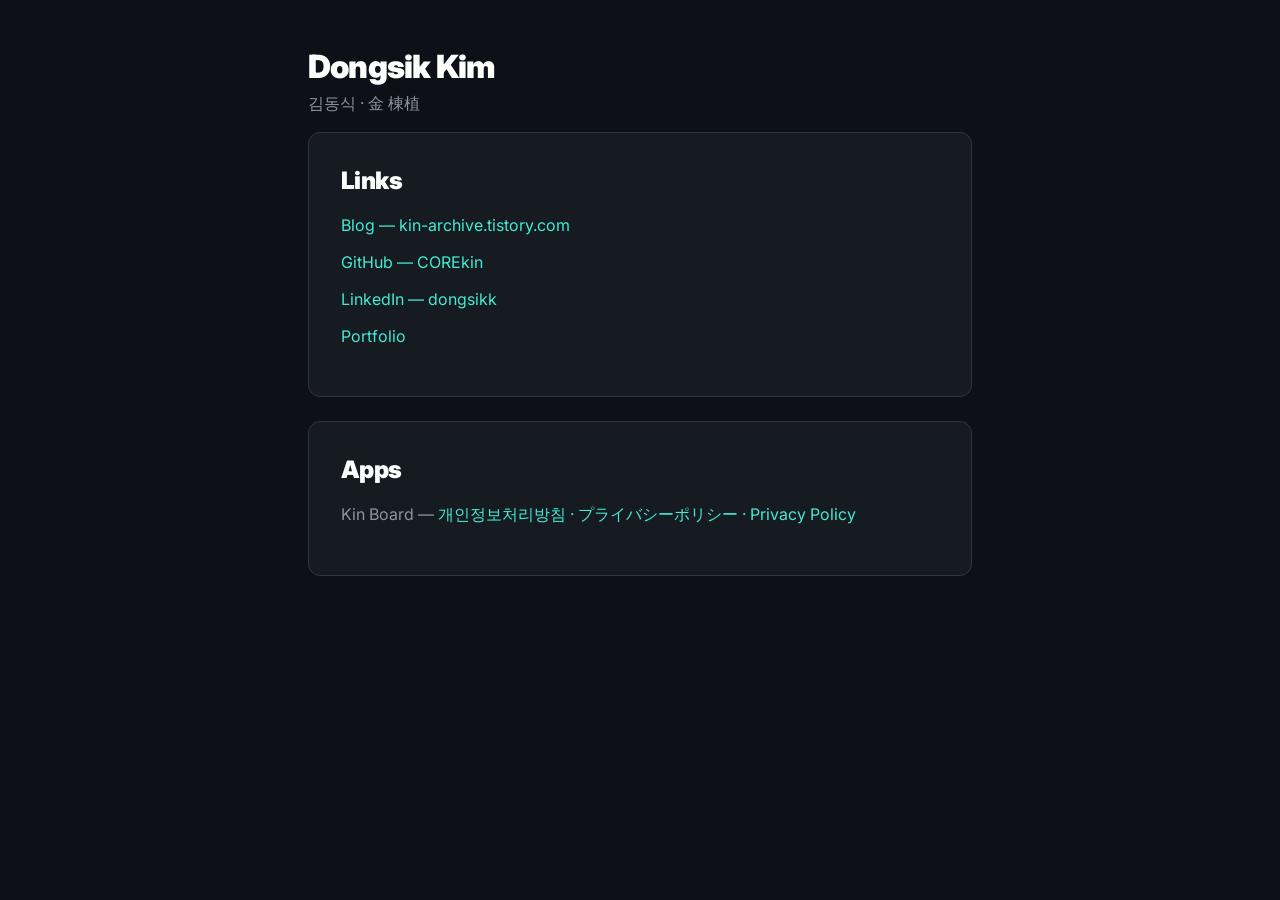
<file: index.html>
<!doctype html>
<html lang="ko">
<head>
  <meta charset="utf-8">
  <meta name="viewport" content="width=device-width, initial-scale=1">
  <title>Dongsik Kim (김동식 · 金 棟植)</title>
  <meta name="description" content="Dongsik Kim — Cloud Support Engineer. Blog, GitHub, LinkedIn, portfolio, and apps.">
  <link rel="preconnect" href="https://fonts.googleapis.com">
  <link rel="preconnect" href="https://fonts.gstatic.com" crossorigin>
  <link rel="stylesheet" href="https://fonts.googleapis.com/css2?family=Inter:wght@400;500;700;900&amp;display=swap">
  <link rel="stylesheet" href="assets/style.css">
</head>
<body>
<main>
  <h1>Dongsik Kim</h1>
  <p class="muted">김동식 · 金 棟植</p>

  <section class="card" aria-labelledby="links-title">
    <h2 id="links-title">Links</h2>
    <ul class="links">
      <li><a href="https://kin-archive.tistory.com">Blog — kin-archive.tistory.com</a></li>
      <li><a href="https://github.com/COREkin">GitHub — COREkin</a></li>
      <li><a href="https://www.linkedin.com/in/dongsikk/">LinkedIn — dongsikk</a></li>
      <li><a href="https://d1kzm0j5ocq8o0.cloudfront.net">Portfolio</a></li>
    </ul>
  </section>

  <section class="card" aria-labelledby="apps-title">
    <h2 id="apps-title">Apps</h2>
    <ul class="links">
      <li>Kin Board — <a href="kinboard/privacy/">개인정보처리방침 · プライバシーポリシー · Privacy Policy</a></li>
    </ul>
  </section>
</main>
</body>
</html>
</file>
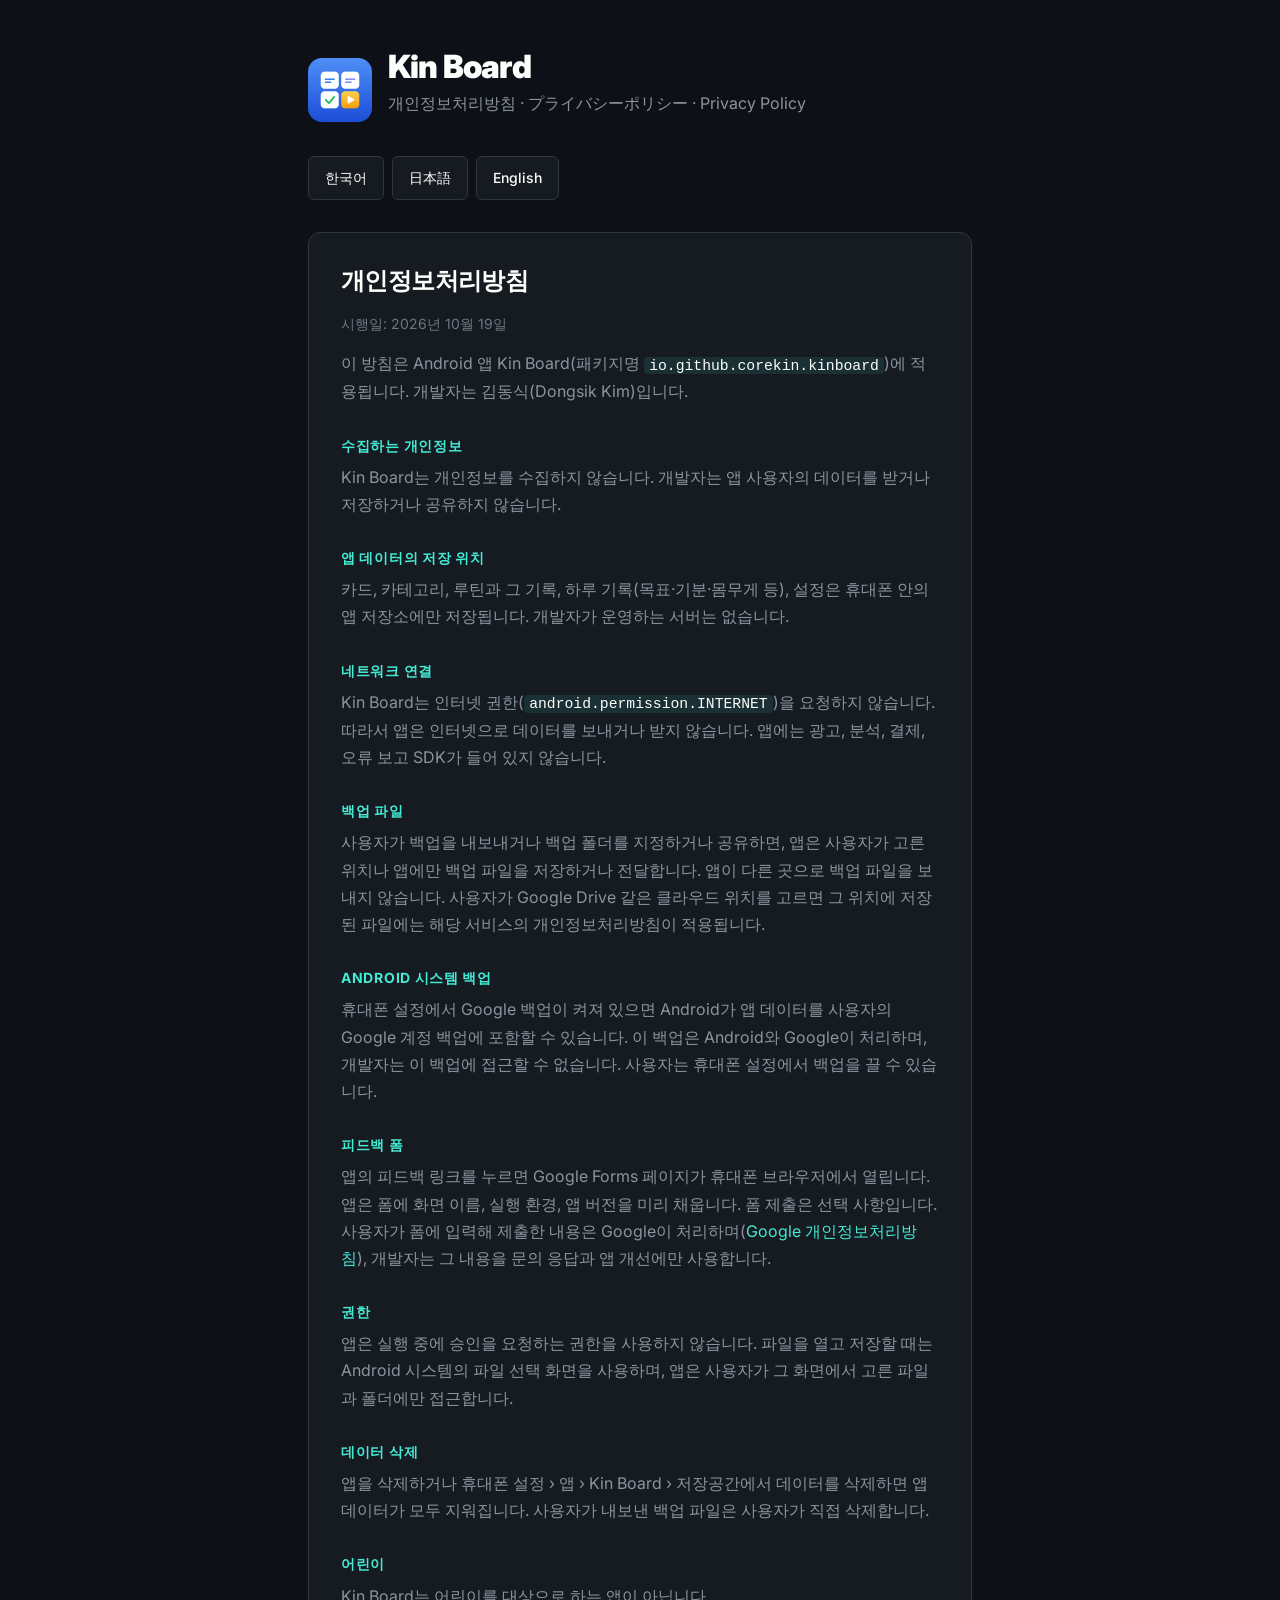
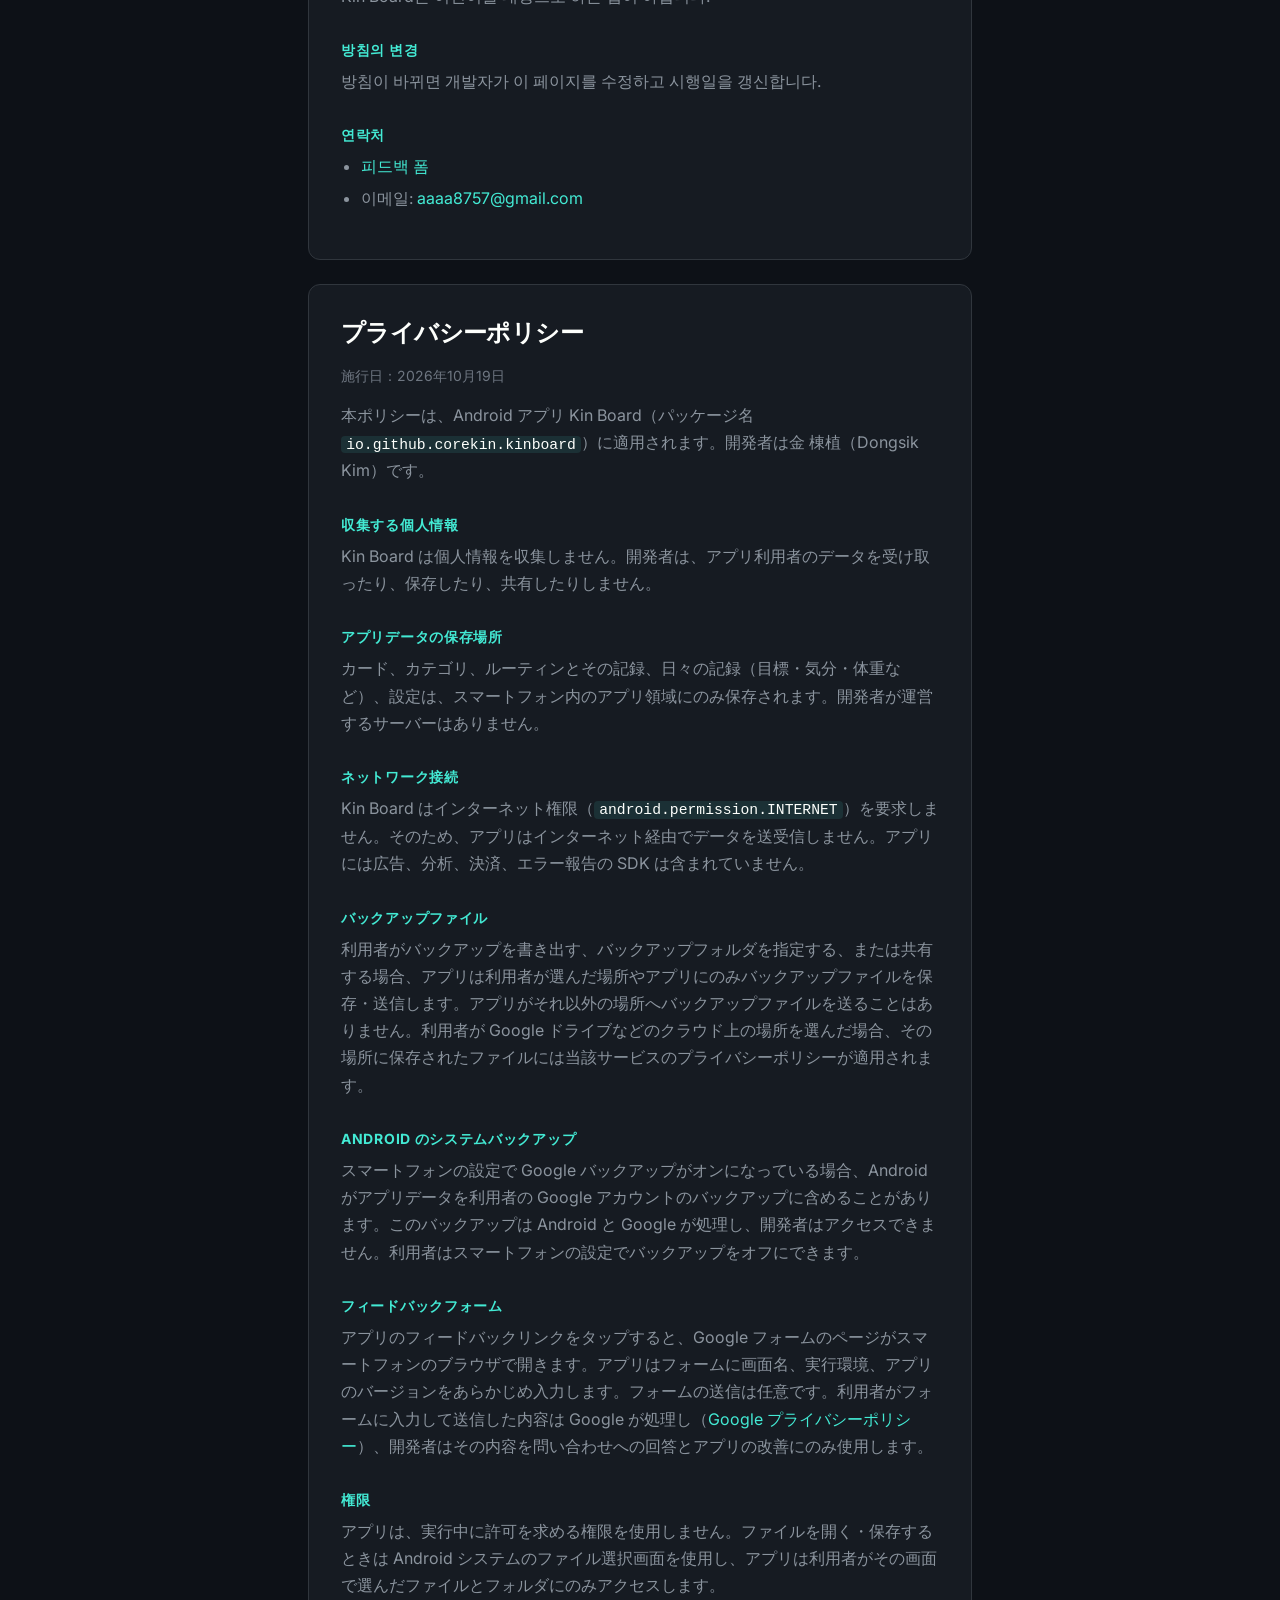
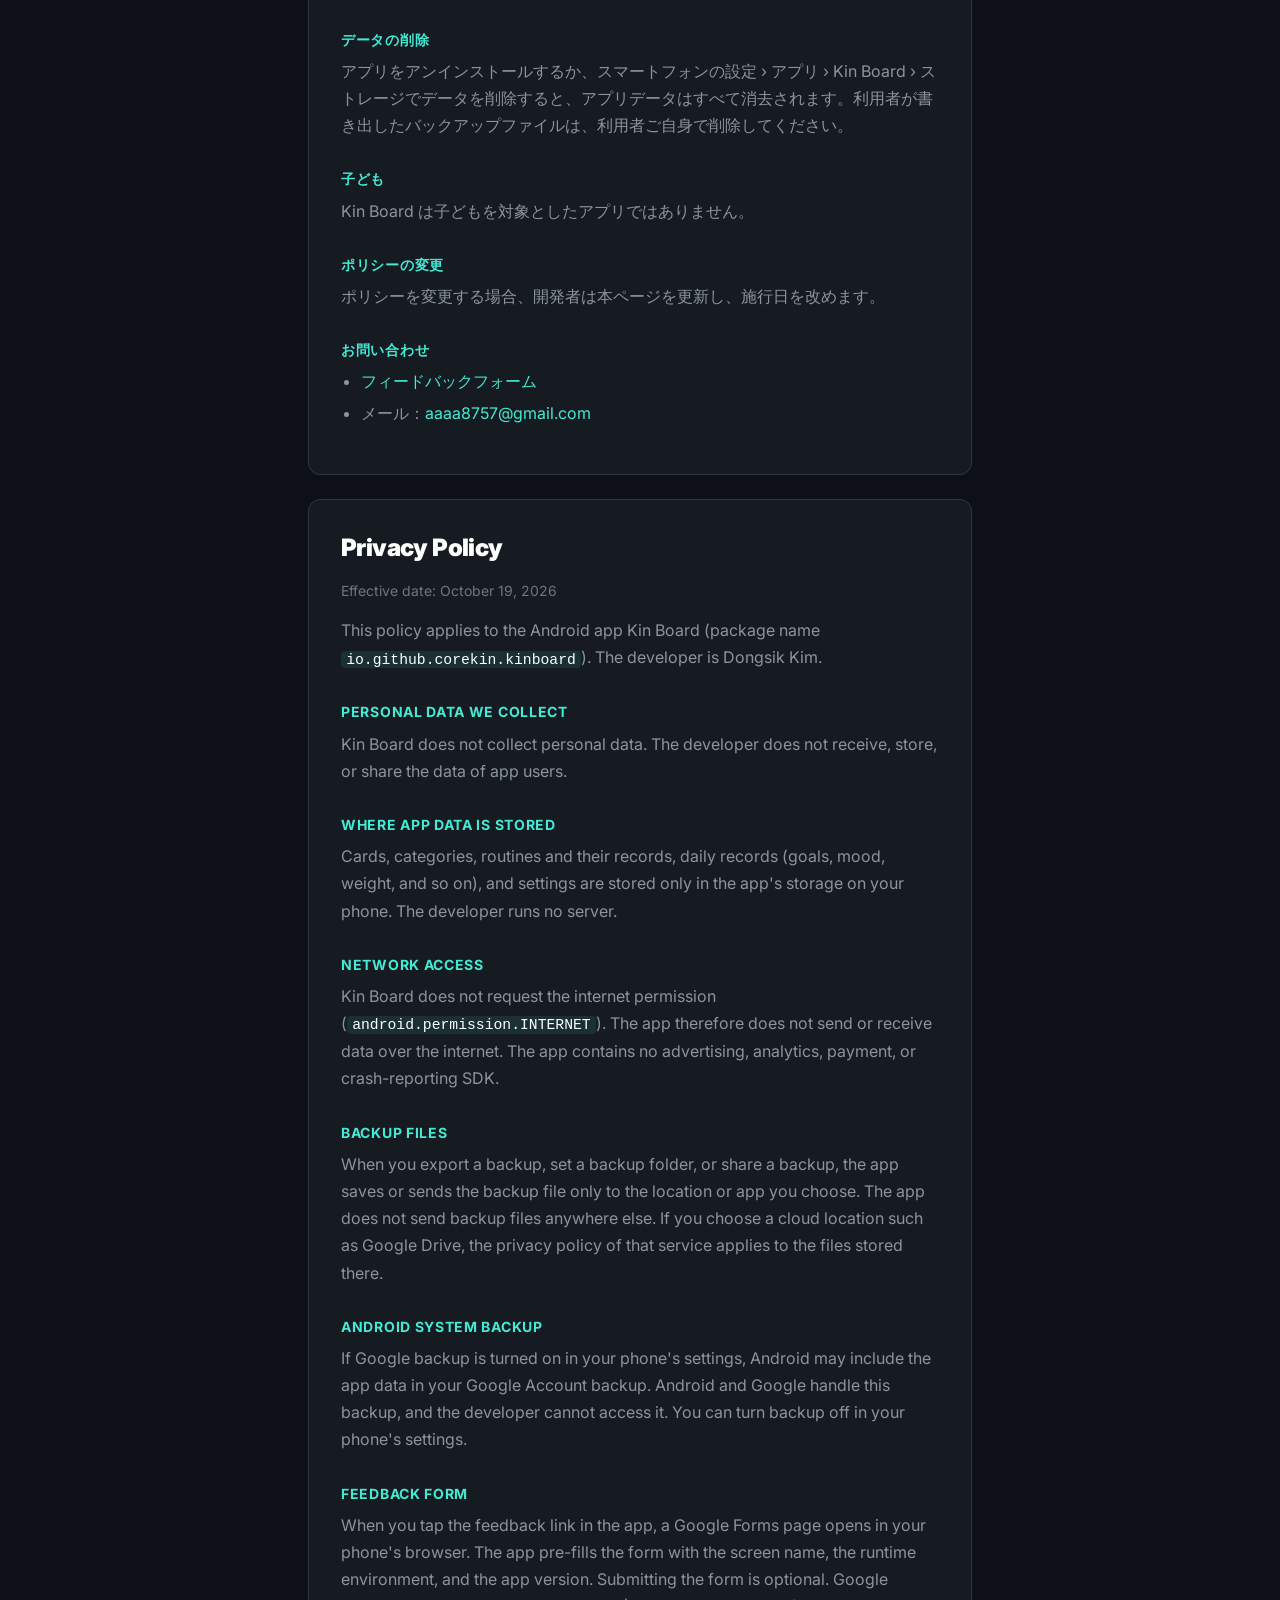
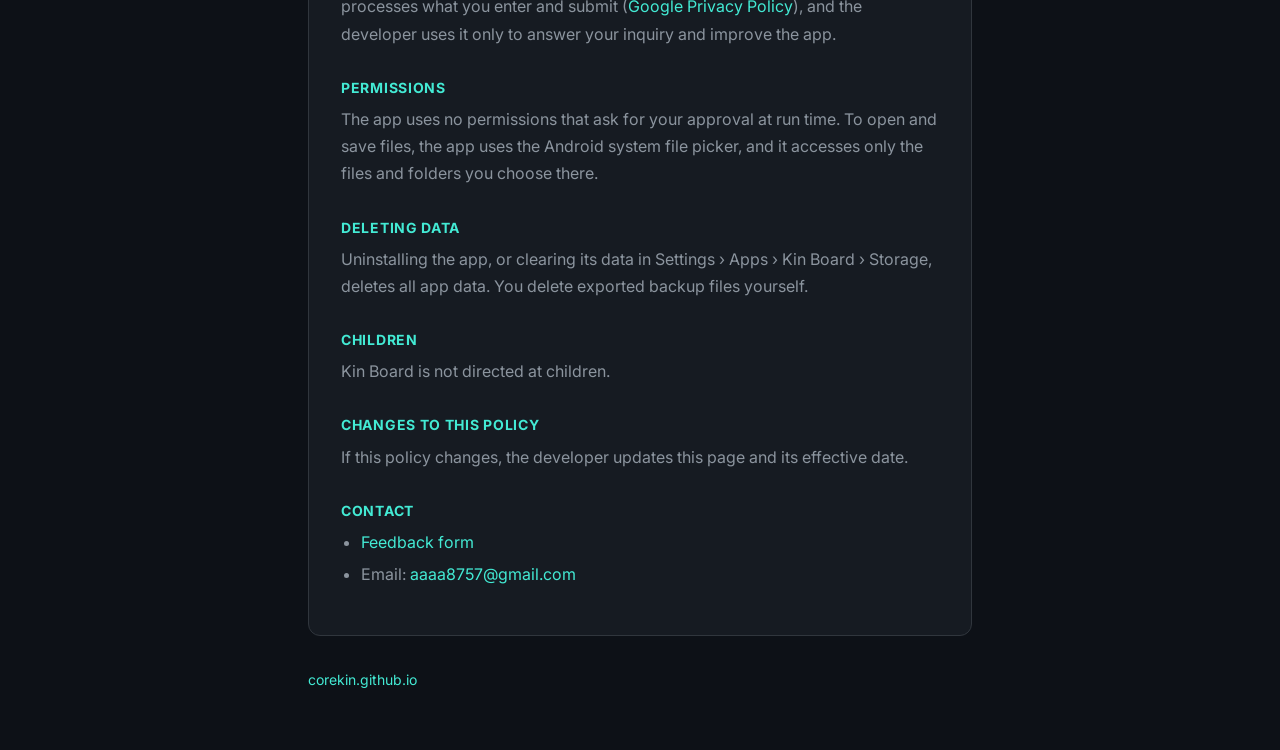
<file: kinboard/privacy/index.html>
<!doctype html>
<html lang="ko">
<head>
  <meta charset="utf-8">
  <meta name="viewport" content="width=device-width, initial-scale=1">
  <title>Kin Board 개인정보처리방침 · プライバシーポリシー · Privacy Policy</title>
  <meta name="description" content="Kin Board Android 앱의 개인정보처리방침. Kin Board は個人情報を収集しません。Kin Board does not collect personal data.">
  <link rel="icon" href="../icon.png" type="image/png">
  <link rel="preconnect" href="https://fonts.googleapis.com">
  <link rel="preconnect" href="https://fonts.gstatic.com" crossorigin>
  <link rel="stylesheet" href="https://fonts.googleapis.com/css2?family=Inter:wght@400;500;700;900&amp;display=swap">
  <link rel="stylesheet" href="../../assets/style.css">
</head>
<body>
<main>
  <div class="header">
    <img src="../icon.png" alt="" width="64" height="64">
    <div>
      <h1>Kin Board</h1>
      <p class="muted">개인정보처리방침 · プライバシーポリシー · Privacy Policy</p>
    </div>
  </div>

  <nav aria-label="Language">
    <ul class="lang-nav">
      <li><a href="#ko" lang="ko">한국어</a></li>
      <li><a href="#ja" lang="ja">日本語</a></li>
      <li><a href="#en" lang="en">English</a></li>
    </ul>
  </nav>

  <!-- 한국어 -->
  <section id="ko" lang="ko" class="card" aria-labelledby="ko-title">
    <h2 id="ko-title">개인정보처리방침</h2>
    <p class="muted">시행일: 2026년 10월 19일</p>
    <p>이 방침은 Android 앱 Kin Board(패키지명 <code>io.github.corekin.kinboard</code>)에 적용됩니다. 개발자는 김동식(Dongsik Kim)입니다.</p>

    <h3>수집하는 개인정보</h3>
    <p>Kin Board는 개인정보를 수집하지 않습니다. 개발자는 앱 사용자의 데이터를 받거나 저장하거나 공유하지 않습니다.</p>

    <h3>앱 데이터의 저장 위치</h3>
    <p>카드, 카테고리, 루틴과 그 기록, 하루 기록(목표·기분·몸무게 등), 설정은 휴대폰 안의 앱 저장소에만 저장됩니다. 개발자가 운영하는 서버는 없습니다.</p>

    <h3>네트워크 연결</h3>
    <p>Kin Board는 인터넷 권한(<code>android.permission.INTERNET</code>)을 요청하지 않습니다. 따라서 앱은 인터넷으로 데이터를 보내거나 받지 않습니다. 앱에는 광고, 분석, 결제, 오류 보고 SDK가 들어 있지 않습니다.</p>

    <h3>백업 파일</h3>
    <p>사용자가 백업을 내보내거나 백업 폴더를 지정하거나 공유하면, 앱은 사용자가 고른 위치나 앱에만 백업 파일을 저장하거나 전달합니다. 앱이 다른 곳으로 백업 파일을 보내지 않습니다. 사용자가 Google Drive 같은 클라우드 위치를 고르면 그 위치에 저장된 파일에는 해당 서비스의 개인정보처리방침이 적용됩니다.</p>

    <h3>Android 시스템 백업</h3>
    <p>휴대폰 설정에서 Google 백업이 켜져 있으면 Android가 앱 데이터를 사용자의 Google 계정 백업에 포함할 수 있습니다. 이 백업은 Android와 Google이 처리하며, 개발자는 이 백업에 접근할 수 없습니다. 사용자는 휴대폰 설정에서 백업을 끌 수 있습니다.</p>

    <h3>피드백 폼</h3>
    <p>앱의 피드백 링크를 누르면 Google Forms 페이지가 휴대폰 브라우저에서 열립니다. 앱은 폼에 화면 이름, 실행 환경, 앱 버전을 미리 채웁니다. 폼 제출은 선택 사항입니다. 사용자가 폼에 입력해 제출한 내용은 Google이 처리하며(<a href="https://policies.google.com/privacy?hl=ko">Google 개인정보처리방침</a>), 개발자는 그 내용을 문의 응답과 앱 개선에만 사용합니다.</p>

    <h3>권한</h3>
    <p>앱은 실행 중에 승인을 요청하는 권한을 사용하지 않습니다. 파일을 열고 저장할 때는 Android 시스템의 파일 선택 화면을 사용하며, 앱은 사용자가 그 화면에서 고른 파일과 폴더에만 접근합니다.</p>

    <h3>데이터 삭제</h3>
    <p>앱을 삭제하거나 휴대폰 설정 › 앱 › Kin Board › 저장공간에서 데이터를 삭제하면 앱 데이터가 모두 지워집니다. 사용자가 내보낸 백업 파일은 사용자가 직접 삭제합니다.</p>

    <h3>어린이</h3>
    <p>Kin Board는 어린이를 대상으로 하는 앱이 아닙니다.</p>

    <h3>방침의 변경</h3>
    <p>방침이 바뀌면 개발자가 이 페이지를 수정하고 시행일을 갱신합니다.</p>

    <h3>연락처</h3>
    <ul>
      <li><a href="https://docs.google.com/forms/d/e/1FAIpQLSeiBFjtlhcaIWv4S1FbxVKubT2JZMZTkEMV3D51VIZy5D1zAQ/viewform">피드백 폼</a></li>
      <li>이메일: <a href="mailto:aaaa8757@gmail.com">aaaa8757@gmail.com</a></li>
    </ul>
  </section>

  <!-- 日本語 -->
  <section id="ja" lang="ja" class="card" aria-labelledby="ja-title">
    <h2 id="ja-title">プライバシーポリシー</h2>
    <p class="muted">施行日：2026年10月19日</p>
    <p>本ポリシーは、Android アプリ Kin Board（パッケージ名 <code>io.github.corekin.kinboard</code>）に適用されます。開発者は金 棟植（Dongsik Kim）です。</p>

    <h3>収集する個人情報</h3>
    <p>Kin Board は個人情報を収集しません。開発者は、アプリ利用者のデータを受け取ったり、保存したり、共有したりしません。</p>

    <h3>アプリデータの保存場所</h3>
    <p>カード、カテゴリ、ルーティンとその記録、日々の記録（目標・気分・体重など）、設定は、スマートフォン内のアプリ領域にのみ保存されます。開発者が運営するサーバーはありません。</p>

    <h3>ネットワーク接続</h3>
    <p>Kin Board はインターネット権限（<code>android.permission.INTERNET</code>）を要求しません。そのため、アプリはインターネット経由でデータを送受信しません。アプリには広告、分析、決済、エラー報告の SDK は含まれていません。</p>

    <h3>バックアップファイル</h3>
    <p>利用者がバックアップを書き出す、バックアップフォルダを指定する、または共有する場合、アプリは利用者が選んだ場所やアプリにのみバックアップファイルを保存・送信します。アプリがそれ以外の場所へバックアップファイルを送ることはありません。利用者が Google ドライブなどのクラウド上の場所を選んだ場合、その場所に保存されたファイルには当該サービスのプライバシーポリシーが適用されます。</p>

    <h3>Android のシステムバックアップ</h3>
    <p>スマートフォンの設定で Google バックアップがオンになっている場合、Android がアプリデータを利用者の Google アカウントのバックアップに含めることがあります。このバックアップは Android と Google が処理し、開発者はアクセスできません。利用者はスマートフォンの設定でバックアップをオフにできます。</p>

    <h3>フィードバックフォーム</h3>
    <p>アプリのフィードバックリンクをタップすると、Google フォームのページがスマートフォンのブラウザで開きます。アプリはフォームに画面名、実行環境、アプリのバージョンをあらかじめ入力します。フォームの送信は任意です。利用者がフォームに入力して送信した内容は Google が処理し（<a href="https://policies.google.com/privacy?hl=ja">Google プライバシーポリシー</a>）、開発者はその内容を問い合わせへの回答とアプリの改善にのみ使用します。</p>

    <h3>権限</h3>
    <p>アプリは、実行中に許可を求める権限を使用しません。ファイルを開く・保存するときは Android システムのファイル選択画面を使用し、アプリは利用者がその画面で選んだファイルとフォルダにのみアクセスします。</p>

    <h3>データの削除</h3>
    <p>アプリをアンインストールするか、スマートフォンの設定 › アプリ › Kin Board › ストレージでデータを削除すると、アプリデータはすべて消去されます。利用者が書き出したバックアップファイルは、利用者ご自身で削除してください。</p>

    <h3>子ども</h3>
    <p>Kin Board は子どもを対象としたアプリではありません。</p>

    <h3>ポリシーの変更</h3>
    <p>ポリシーを変更する場合、開発者は本ページを更新し、施行日を改めます。</p>

    <h3>お問い合わせ</h3>
    <ul>
      <li><a href="https://docs.google.com/forms/d/e/1FAIpQLSczFPne2kFOoCJp1mw9e4lbrOm-k9Mgw_s1NN1mNrB_RRFHoA/viewform">フィードバックフォーム</a></li>
      <li>メール：<a href="mailto:aaaa8757@gmail.com">aaaa8757@gmail.com</a></li>
    </ul>
  </section>

  <!-- English -->
  <section id="en" lang="en" class="card" aria-labelledby="en-title">
    <h2 id="en-title">Privacy Policy</h2>
    <p class="muted">Effective date: October 19, 2026</p>
    <p>This policy applies to the Android app Kin Board (package name <code>io.github.corekin.kinboard</code>). The developer is Dongsik Kim.</p>

    <h3>Personal data we collect</h3>
    <p>Kin Board does not collect personal data. The developer does not receive, store, or share the data of app users.</p>

    <h3>Where app data is stored</h3>
    <p>Cards, categories, routines and their records, daily records (goals, mood, weight, and so on), and settings are stored only in the app's storage on your phone. The developer runs no server.</p>

    <h3>Network access</h3>
    <p>Kin Board does not request the internet permission (<code>android.permission.INTERNET</code>). The app therefore does not send or receive data over the internet. The app contains no advertising, analytics, payment, or crash-reporting SDK.</p>

    <h3>Backup files</h3>
    <p>When you export a backup, set a backup folder, or share a backup, the app saves or sends the backup file only to the location or app you choose. The app does not send backup files anywhere else. If you choose a cloud location such as Google Drive, the privacy policy of that service applies to the files stored there.</p>

    <h3>Android system backup</h3>
    <p>If Google backup is turned on in your phone's settings, Android may include the app data in your Google Account backup. Android and Google handle this backup, and the developer cannot access it. You can turn backup off in your phone's settings.</p>

    <h3>Feedback form</h3>
    <p>When you tap the feedback link in the app, a Google Forms page opens in your phone's browser. The app pre-fills the form with the screen name, the runtime environment, and the app version. Submitting the form is optional. Google processes what you enter and submit (<a href="https://policies.google.com/privacy?hl=en">Google Privacy Policy</a>), and the developer uses it only to answer your inquiry and improve the app.</p>

    <h3>Permissions</h3>
    <p>The app uses no permissions that ask for your approval at run time. To open and save files, the app uses the Android system file picker, and it accesses only the files and folders you choose there.</p>

    <h3>Deleting data</h3>
    <p>Uninstalling the app, or clearing its data in Settings › Apps › Kin Board › Storage, deletes all app data. You delete exported backup files yourself.</p>

    <h3>Children</h3>
    <p>Kin Board is not directed at children.</p>

    <h3>Changes to this policy</h3>
    <p>If this policy changes, the developer updates this page and its effective date.</p>

    <h3>Contact</h3>
    <ul>
      <li><a href="https://docs.google.com/forms/d/e/1FAIpQLSff7DGyqp_efyVPAy9jQ1seKh8NtRfLIDvKUKeZZEjJ_sYDdg/viewform">Feedback form</a></li>
      <li>Email: <a href="mailto:aaaa8757@gmail.com">aaaa8757@gmail.com</a></li>
    </ul>
  </section>

  <footer>
    <a href="../../">corekin.github.io</a>
  </footer>
</main>
</body>
</html>
</file>
<file: assets/style.css>
/* corekin.github.io 공통 스타일. 색·폰트·카드 모양은 포트폴리오(MyPortfolio, 다크 전용)와 맞춘다. */
:root {
  --bg: #0D1117;
  --surface: #161B22;
  --text: #FDFFFC;
  --muted: #8B949E;
  --subtle: #6E7681;
  --line: #30363D;
  --brand: #43EAD4;
  --brand-soft: rgba(67, 234, 212, 0.1);
  --glow: rgba(67, 234, 212, 0.4);
  color-scheme: dark;
}

* { box-sizing: border-box; }

html { -webkit-text-size-adjust: 100%; }

body {
  margin: 0;
  background: var(--bg);
  color: var(--text);
  font-family: 'Inter', -apple-system, BlinkMacSystemFont, "Segoe UI", "Apple SD Gothic Neo", "Noto Sans KR",
    "Hiragino Sans", "Noto Sans JP", Roboto, sans-serif;
  -webkit-font-smoothing: antialiased;
  font-size: 16px;
  line-height: 1.7;
}

main {
  max-width: 44rem;
  margin: 0 auto;
  padding: 3rem 1.25rem 4rem;
}

a { color: var(--brand); text-decoration: none; transition: text-shadow 0.3s ease, border-color 0.3s ease; }
a:hover { text-shadow: 0 0 10px var(--glow); }
a:focus-visible { outline: 2px solid var(--brand); outline-offset: 2px; border-radius: 2px; }

h1 { font-size: 2rem; font-weight: 900; letter-spacing: -0.025em; line-height: 1.2; margin: 0 0 0.25rem; }
h2 { font-size: 1.5rem; font-weight: 900; letter-spacing: -0.025em; line-height: 1.3; margin: 0 0 1rem; }
h3 {
  font-size: 0.875rem; font-weight: 700; text-transform: uppercase; letter-spacing: 0.05em;
  color: var(--brand); margin: 1.75rem 0 0.4rem;
}
p, ul { margin: 0 0 0.9rem; }
ul { padding-left: 1.25rem; }
li { margin-bottom: 0.3rem; }
.card p, .card li { color: var(--muted); }
code { font-size: 0.92em; color: var(--text); background: var(--brand-soft); padding: 0.05em 0.35em; border-radius: 4px; }

.header { display: flex; align-items: center; gap: 1rem; margin-bottom: 1.5rem; }
.header img { width: 64px; height: 64px; border-radius: 14px; flex-shrink: 0; }
.muted { color: var(--muted); }
.card .muted { color: var(--subtle); font-size: 0.875rem; }

.lang-nav { display: flex; flex-wrap: wrap; gap: 0.5rem; margin: 0 0 2rem; padding: 0; list-style: none; }
.lang-nav li { margin: 0; }
.lang-nav a {
  display: inline-flex;
  align-items: center;
  min-height: 44px;
  padding: 0 1rem;
  border: 1px solid var(--line);
  border-radius: 0.375rem;
  background: var(--surface);
  color: var(--text);
  font-size: 0.875rem;
  font-weight: 500;
}
.lang-nav a:hover { border-color: var(--brand); color: var(--brand); text-shadow: none; }

.card {
  background: var(--surface);
  border: 1px solid var(--line);
  border-radius: 0.75rem;
  padding: 1.5rem 1.25rem;
  margin-bottom: 1.5rem;
}
@media (min-width: 768px) { .card { padding: 2rem; } }

.links { list-style: none; padding: 0; }
.links li { margin-bottom: 0.6rem; }

footer { margin-top: 2rem; font-size: 0.875rem; color: var(--subtle); }
</file>
